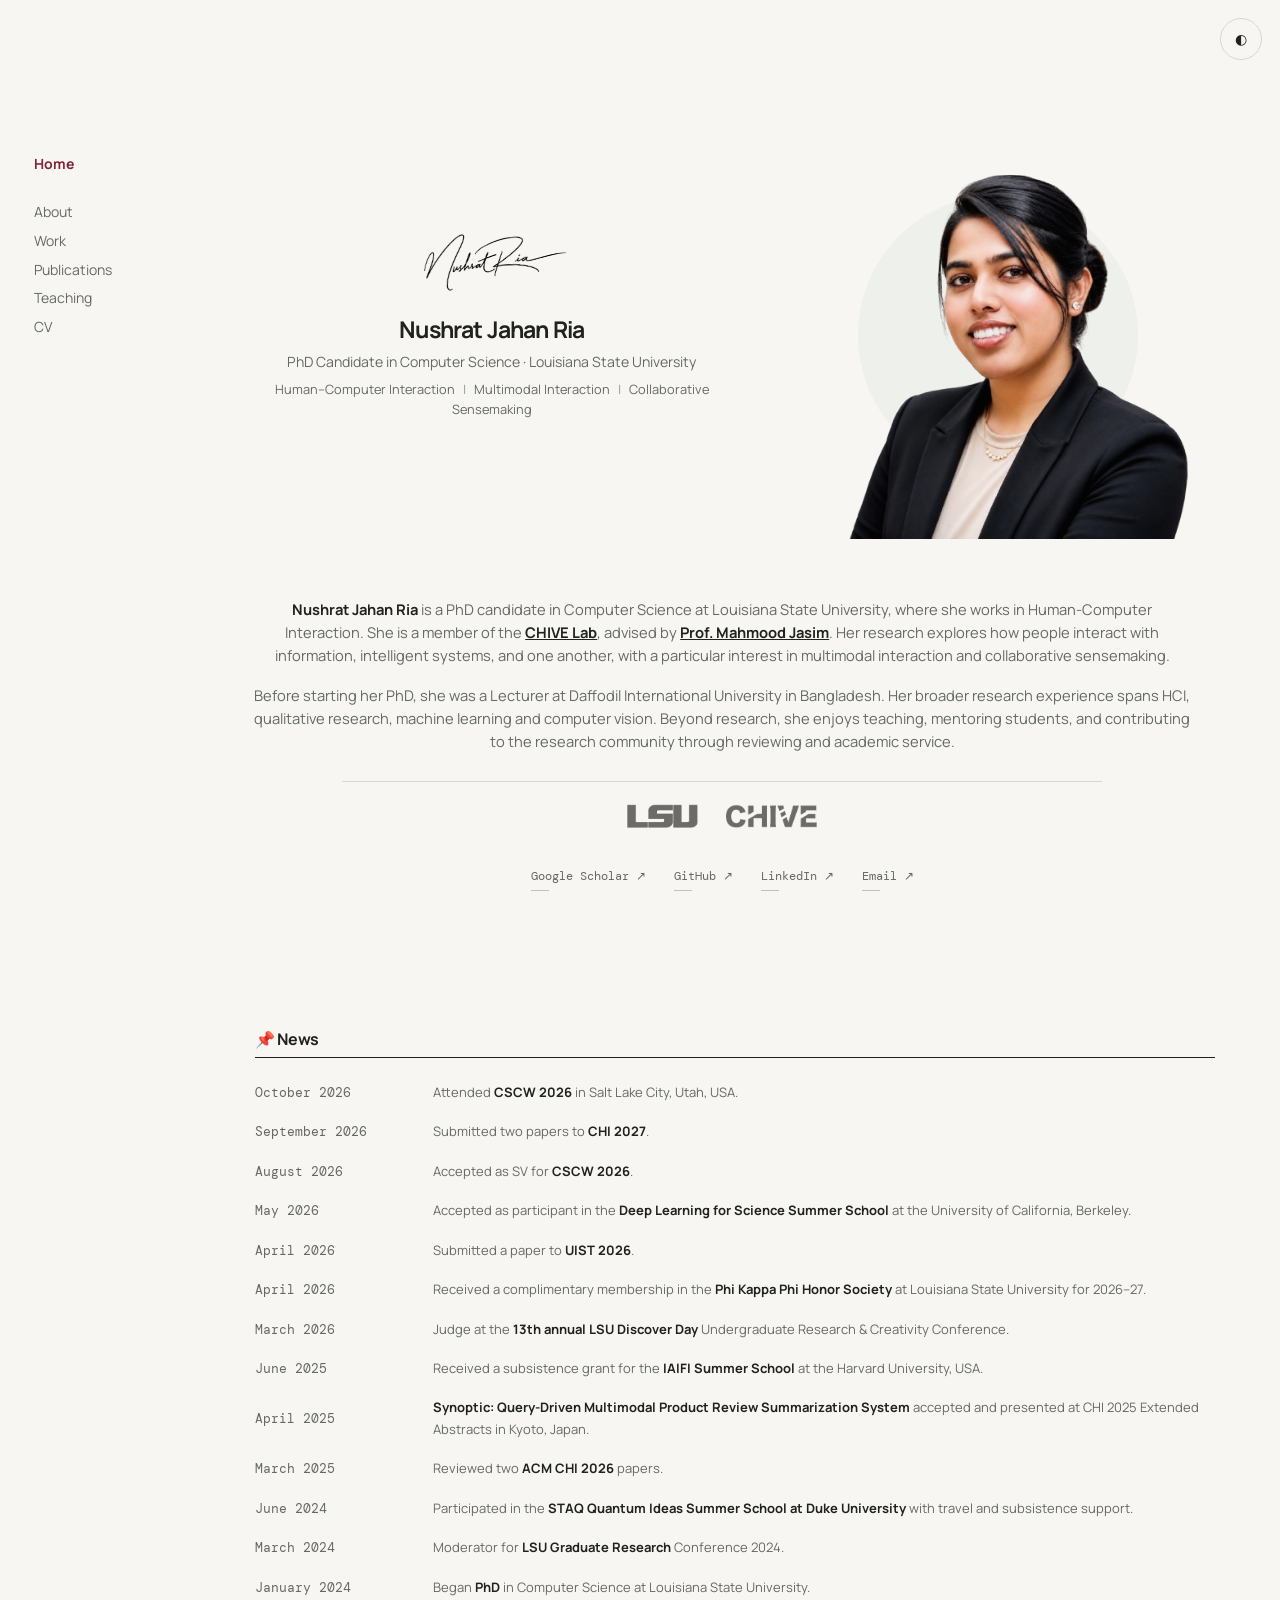
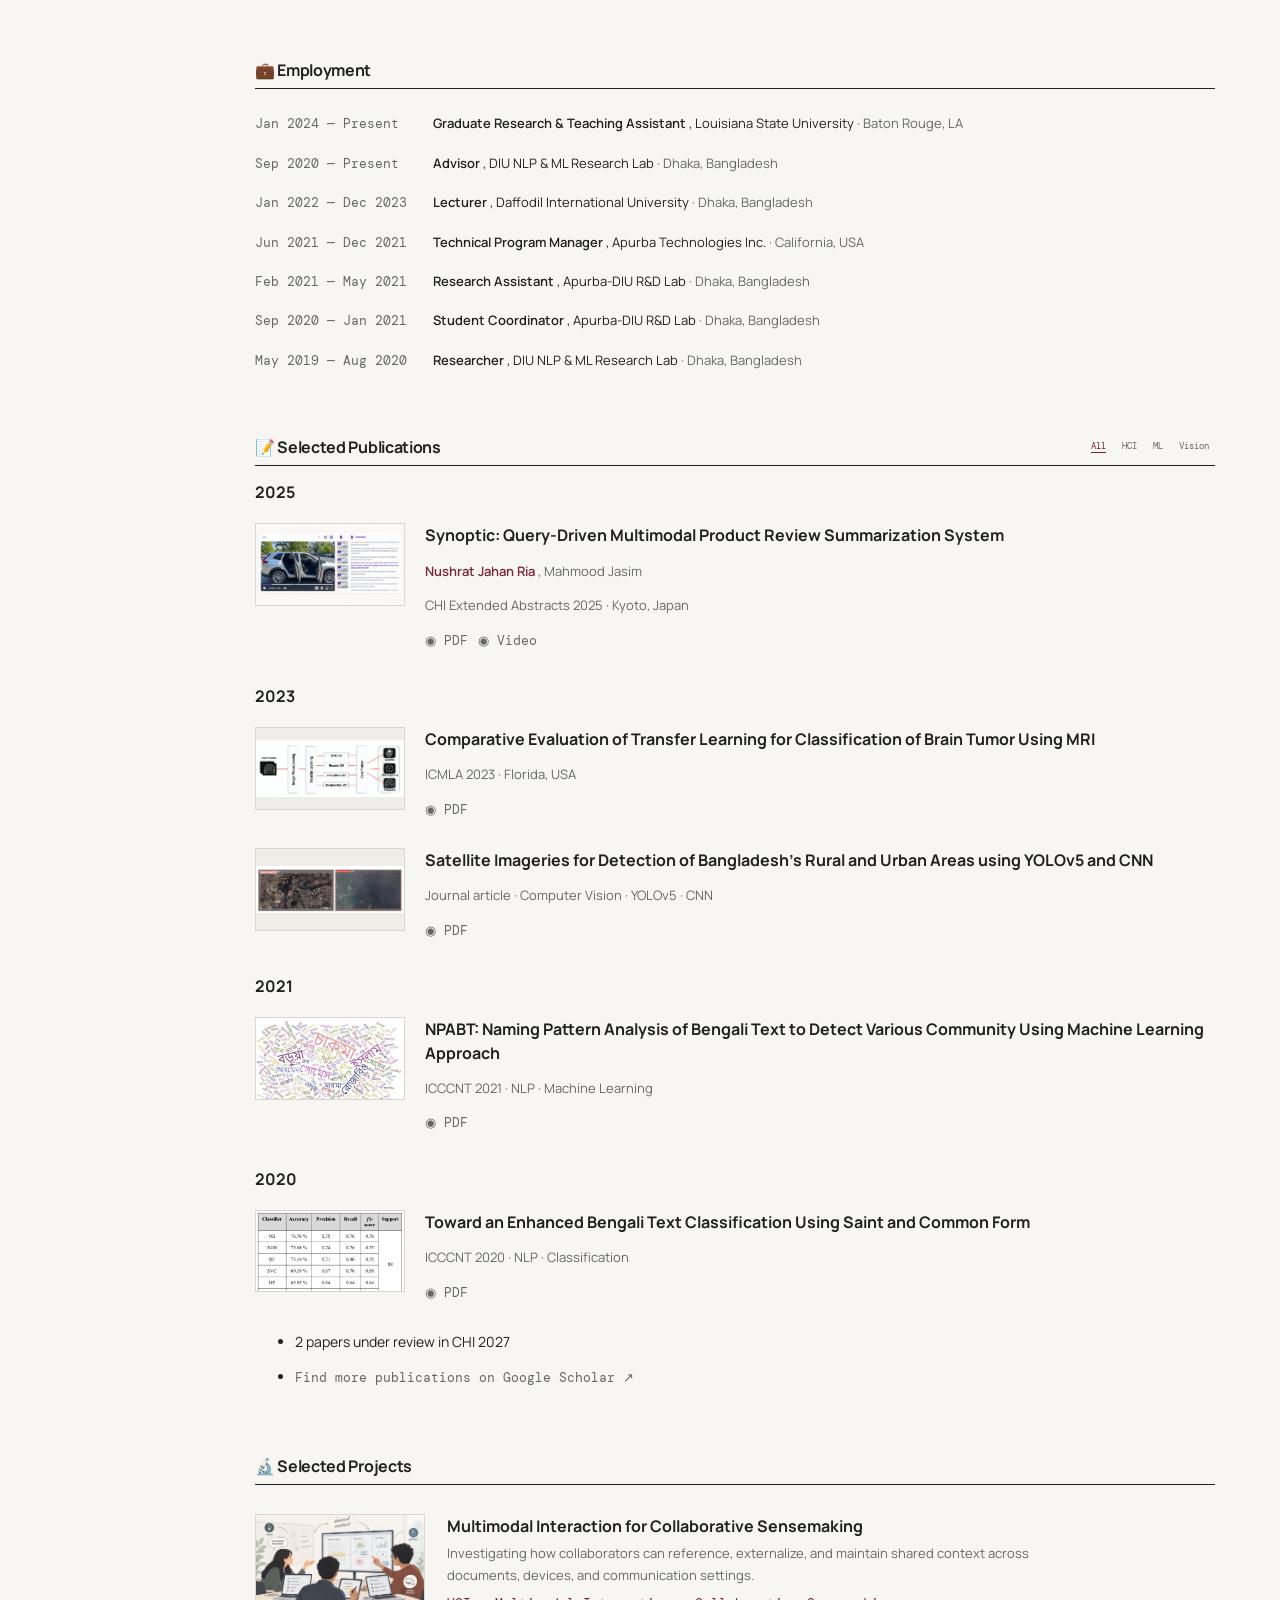
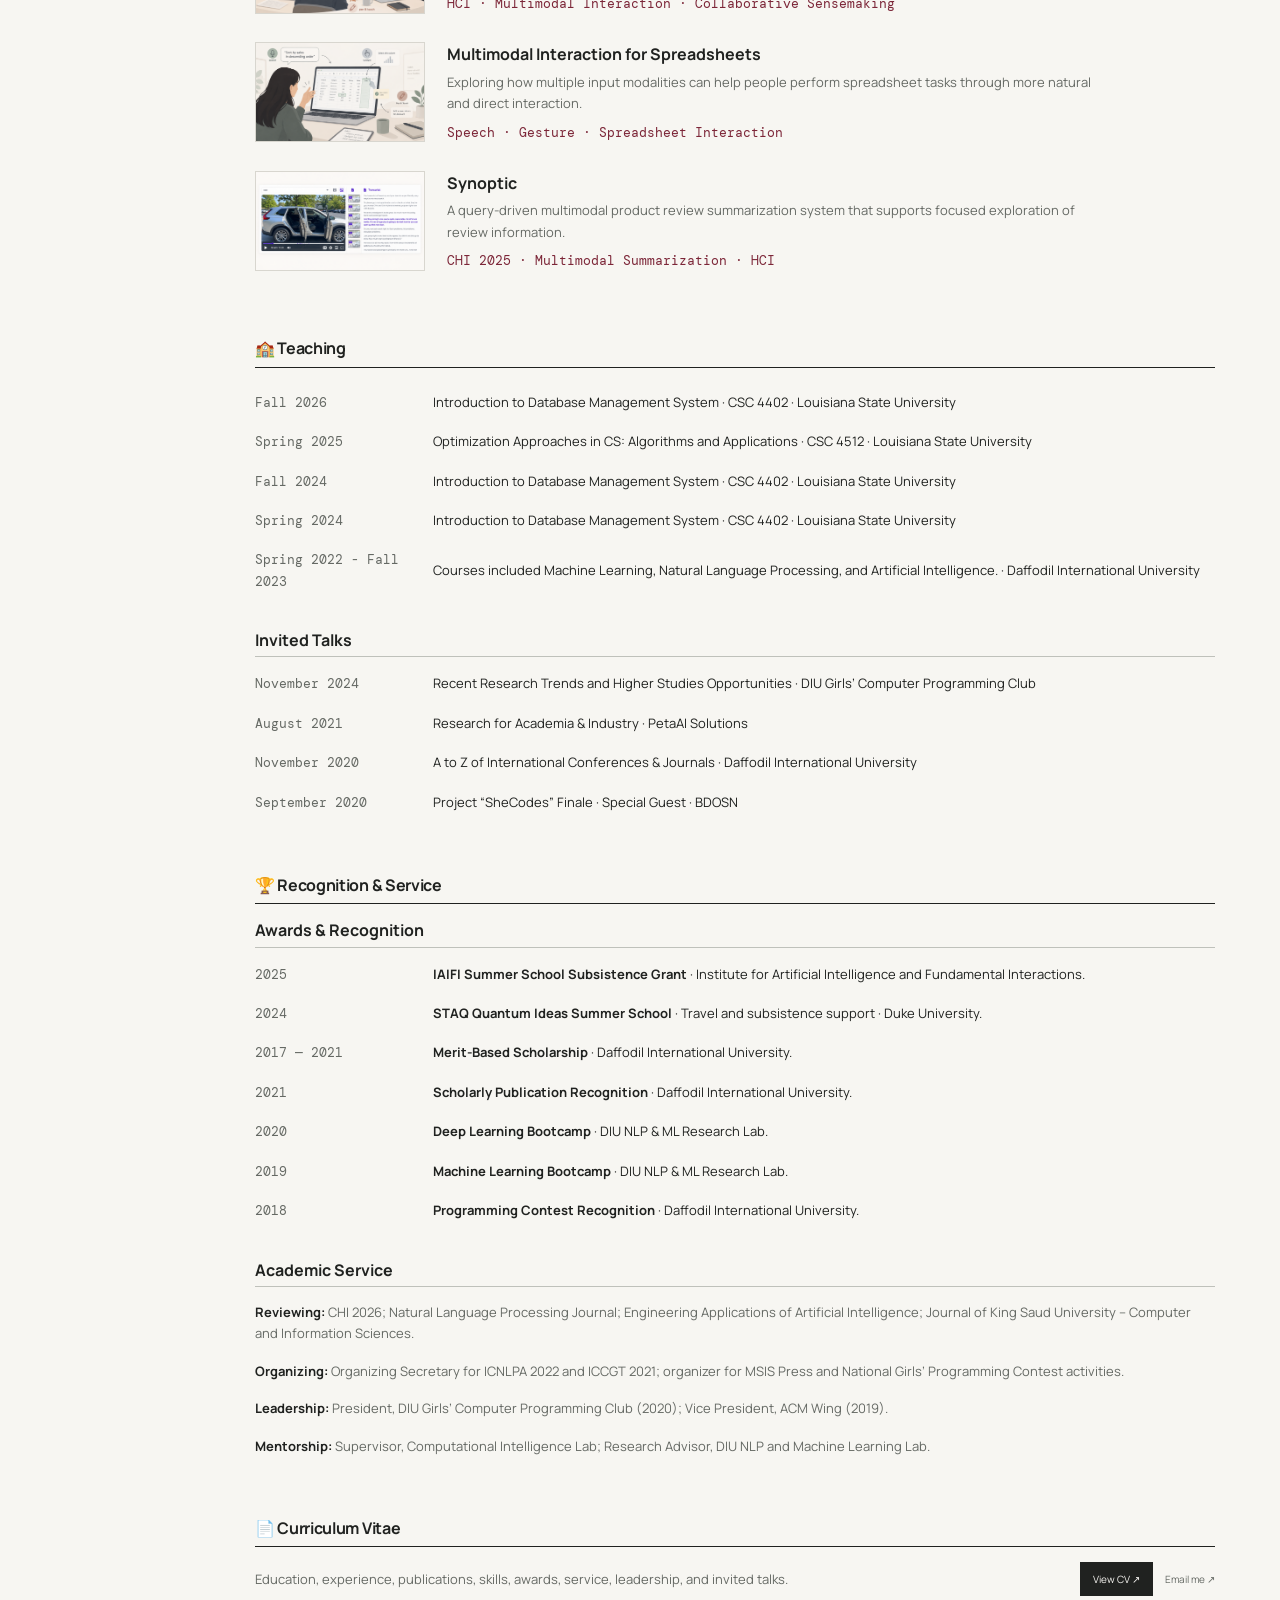
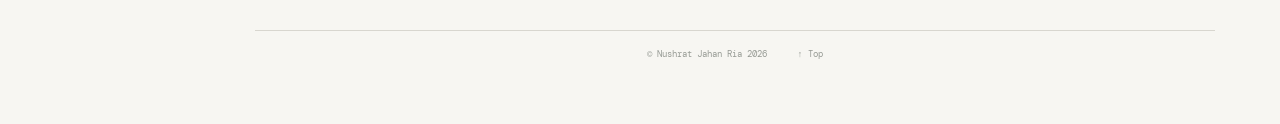
<file: index.html>
<!DOCTYPE html>
<html lang="en" data-theme="light">
<head>
    <meta charset="UTF-8">
    <meta name="viewport" content="width=device-width, initial-scale=1.0">

    <meta
        name="description"
        content="Nushrat Jahan Ria — HCI researcher studying multimodal interaction and collaborative sensemaking."
    >

    <link
        rel="icon"
        type="image/png"
        href="static/images/sign.png"
    >

    <title>Nushrat Jahan Ria — HCI Researcher</title>

    <link rel="preconnect" href="https://fonts.googleapis.com">
    <link rel="preconnect" href="https://fonts.gstatic.com" crossorigin>

    <link
        href="https://fonts.googleapis.com/css2?family=DM+Mono:wght@300;400;500&family=Manrope:wght@400;500;600;700&family=Newsreader:ital,opsz,wght@1,6..72,400&display=swap"
        rel="stylesheet"
    >

    <link rel="stylesheet" href="static/style.css?v=6">
</head>

<body>

<div class="cursor-dot" id="cursor-dot"></div>
<div class="cursor-ring" id="cursor-ring"></div>

<button
    id="theme-toggle"
    class="theme-toggle"
    type="button"
    aria-label="Switch between light and dark mode"
>
    ◐
</button>

<main>

<!-- =========================================================
     LANDING
========================================================= -->

<section id="home" class="landing">

    <!-- LEFT SIDEBAR -->
    <aside class="side-nav">

        <a href="#home" class="active">
            Home
        </a>

        <div class="side-nav-group">

            <a href="#about">
                About
            </a>

            <a href="#work">
                Work
            </a>

            <a href="#publications">
                Publications
            </a>

            <a href="#teaching">
                Teaching
            </a>

            <a href="#cv">
                CV
            </a>

        </div>

    </aside>


    <!-- LANDING CONTENT -->
    <div class="landing-main">

        <div class="identity-area">

            <div class="identity-center">

                <div class="signature">
                    <img
                        src="static/images/sig.png"
                        alt="Nushrat Jahan Ria"
                    >
                </div>

                <h1>
                    Nushrat Jahan Ria
                </h1>

                <p class="role">
                    PhD Candidate in Computer Science ·
                    Louisiana State University
                </p>

                <p class="research-line">

                    Human–Computer Interaction

                    <span>|</span>

                    Multimodal Interaction

                    <span>|</span>

                    Collaborative Sensemaking

                </p>

            </div>


            <div class="portrait-area">

                <img
                    src="static/ria_1.png"
                    alt="Nushrat Jahan Ria"
                >

            </div>

        </div>


        <!-- ABOUT -->
        <div
            class="landing-bio"
            id="about"
            data-nav-section="about"
        >

            <p>
                <strong>Nushrat Jahan Ria</strong>
                is a PhD candidate in Computer Science at
                Louisiana State University, where she works
                in Human-Computer Interaction. She is a member of the
                <a href="https://chive.cse.lsu.edu/index.html" target="_blank" rel="noopener noreferrer"><strong><u>CHIVE Lab</u></strong></a>,
                advised by
                <a href="https://csc.lsu.edu/~mjasim/" target="_blank" rel="noopener noreferrer"><strong><u>Prof. Mahmood Jasim</u></strong></a>.
                Her research explores how people interact with information,
                intelligent systems, and one another, with a particular interest
                in multimodal interaction and collaborative sensemaking.
            </p>

            <p>
                Before starting her PhD, she was a Lecturer at
                Daffodil International University in Bangladesh.
                Her broader research experience spans HCI,
                qualitative research, machine learning and
                computer vision. Beyond research, she enjoys
                teaching, mentoring students, and contributing
                to the research community through reviewing
                and academic service.
            </p>

        </div>


        <!-- AFFILIATIONS -->
        <div class="affiliation-strip">

            <a
                href="https://www.lsu.edu/"
                target="_blank"
                rel="noopener"
            >
                <img
                    src="static/logos/lsu_l.png"
                    alt="Louisiana State University"
                >
            </a>

            <a
                href="https://chive.cse.lsu.edu/index.html"
                target="_blank"
                rel="noopener"
            >
                <img
                    src="static/logos/chive_lab.png"
                    alt="CHIVE Lab"
                >
            </a>

        </div>


        <!-- SOCIAL LINKS -->
        <div class="landing-links">

            <a
                href="https://scholar.google.com/citations?user=UCzPAWAAAAAJ&hl=en&oi=ao"
                target="_blank"
                rel="noopener"
            >
                Google Scholar ↗
            </a>

            <a
                href="https://github.com/NushratRia"
                target="_blank"
                rel="noopener"
            >
                GitHub ↗
            </a>

            <a
                href="https://www.linkedin.com/in/nushrat-jahan-ria/"
                target="_blank"
                rel="noopener"
            >
                LinkedIn ↗
            </a>

            <a href="mailto:nria1@lsu.edu">
                Email ↗
            </a>

        </div>

    </div>

</section>



<!-- =========================================================
     POST LANDING
========================================================= -->

<div class="post-landing">

<div class="academic-page">


<!-- =========================================================
     NEWS
========================================================= -->

<section
    id="news"
    class="academic-section nav-section"
>

    <h2 class="academic-heading">
        📌 News
    </h2>

    <div class="compact-list news-list">

        <div class="compact-row">

            <time>
                October 2026
            </time>

            <p>
                Attended <strong>CSCW 2026</strong> in Salt Lake City, Utah, USA.
            </p>

        </div>

        <div class="compact-row">

            <time>
                September 2026
            </time>

            <p>
                Submitted two papers to <strong>CHI 2027</strong>.
            </p>

        </div>
        
        <div class="compact-row">

            <time>
                August 2026
            </time>

            <p>
                Accepted as SV for <strong>CSCW 2026</strong>.
            </p>

        </div>


        <div class="compact-row">

            <time>
                May 2026
            </time>

            <p>
                Accepted as participant in the
                <strong>Deep Learning for Science Summer School</strong>
                at the University of California, Berkeley.
            </p>

        </div>

        <div class="compact-row">

            <time>
                April 2026
            </time>

            <p>
                Submitted a paper to <strong>UIST 2026</strong>.
            </p>

        </div> 


        
        <div class="compact-row">

            <time>
                April 2026
            </time>

            <p>
                Received a complimentary membership in the <strong>Phi Kappa Phi Honor Society</strong> at Louisiana State University for 2026–27.
            </p>

        </div> 
        
        <div class="compact-row">

            <time>
                March 2026
            </time>

            <p>
                Judge at the <strong>13th annual LSU Discover Day</strong>
                Undergraduate Research &amp; Creativity Conference.
            </p>

        </div>


        <div class="compact-row">

            <time>
                June 2025
            </time>

            <p>
                Received a subsistence grant for the
                <strong>IAIFI Summer School</strong> at the Harvard University, USA.
            </p>

        </div>


        <div class="compact-row">

            <time>
                April 2025
            </time>

            <p>
                <strong>
                    Synoptic: Query-Driven Multimodal
                    Product Review Summarization System
                </strong>
                accepted and presented at CHI 2025
                Extended Abstracts in Kyoto, Japan.
            </p>

        </div>


        <div class="compact-row">

            <time>
                March 2025
            </time>

            <p>
                Reviewed two <strong>ACM CHI 2026</strong> papers.
            </p>

        </div>


        <div class="compact-row">

            <time>
                June 2024
            </time>

            <p>
                Participated in the <strong>STAQ Quantum Ideas
                Summer School at Duke University</strong> with
                travel and subsistence support.
            </p>

        </div>


        <div class="compact-row">

            <time>
                March 2024
            </time>

            <p>
                Moderator for <strong>LSU Graduate Research</strong>
                Conference 2024.
            </p>

        </div>


        <div class="compact-row">

            <time>
                January 2024
            </time>

            <p>
                Began <strong>PhD</strong> in Computer Science at
                Louisiana State University.
            </p>

        </div>

    </div>

</section>



<!-- =========================================================
     WORK
========================================================= -->

<section
    id="work"
    class="academic-section nav-section"
>

    <h2 class="academic-heading">
        💼 Employment
    </h2>


    <div class="employment-list">


        <div class="employment-row">

            <div class="employment-date">
                Jan 2024 — Present
            </div>

            <div>

                <strong>
                    Graduate Research &amp; Teaching Assistant
                </strong>,

                Louisiana State University

                <span class="muted">
                    · Baton Rouge, LA
                </span>

            </div>

        </div>


        <div class="employment-row">

            <div class="employment-date">
                Sep 2020 — Present
            </div>

            <div>

                <strong>
                    Advisor
                </strong>,

                DIU NLP &amp; ML Research Lab

                <span class="muted">
                    · Dhaka, Bangladesh
                </span>

            </div>

        </div>


        <div class="employment-row">

            <div class="employment-date">
                Jan 2022 — Dec 2023
            </div>

            <div>

                <strong>
                    Lecturer
                </strong>,

                Daffodil International University

                <span class="muted">
                    · Dhaka, Bangladesh
                </span>

            </div>

        </div>


        <div class="employment-row">

            <div class="employment-date">
                Jun 2021 — Dec 2021
            </div>

            <div>

                <strong>
                    Technical Program Manager
                </strong>,

                Apurba Technologies Inc.

                <span class="muted">
                    · California, USA
                </span>

            </div>

        </div>


        <div class="employment-row">

            <div class="employment-date">
                Feb 2021 — May 2021
            </div>

            <div>

                <strong>
                    Research Assistant
                </strong>,

                Apurba-DIU R&amp;D Lab

                <span class="muted">
                    · Dhaka, Bangladesh
                </span>

            </div>

        </div>


        <div class="employment-row">

            <div class="employment-date">
                Sep 2020 — Jan 2021
            </div>

            <div>

                <strong>
                    Student Coordinator
                </strong>,

                Apurba-DIU R&amp;D Lab

                <span class="muted">
                    · Dhaka, Bangladesh
                </span>

            </div>

        </div>


        <div class="employment-row">

            <div class="employment-date">
                May 2019 — Aug 2020
            </div>

            <div>

                <strong>
                    Researcher
                </strong>,

                DIU NLP &amp; ML Research Lab

                <span class="muted">
                    · Dhaka, Bangladesh
                </span>

            </div>

        </div>

    </div>

</section>



<!-- =========================================================
     PUBLICATIONS
========================================================= -->

<section
    id="publications"
    class="academic-section nav-section"
>

    <div class="heading-with-tools">

        <h2 class="academic-heading">
            📝 Selected Publications
        </h2>


        <div class="publication-filters">

            <button
                class="pub-filter active"
                data-filter="all"
                type="button"
            >
                All
            </button>

            <button
                class="pub-filter"
                data-filter="hci"
                type="button"
            >
                HCI
            </button>

            <button
                class="pub-filter"
                data-filter="ml"
                type="button"
            >
                ML
            </button>

            <button
                class="pub-filter"
                data-filter="cv"
                type="button"
            >
                Vision
            </button>

        </div>

    </div>



    <!-- 2025 -->
    <div class="publication-year-group">

        <h3 class="year-heading">
            2025
        </h3>


        <article
            class="publication-item"
            data-category="hci ml"
        >

            <div class="publication-thumb image-thumb">

                <img
                    src="static/images/synoptic.png"
                    alt="Synoptic interface"
                >

            </div>


            <div class="publication-copy">

                <h3>
                    Synoptic: Query-Driven Multimodal
                    Product Review Summarization System
                </h3>

                <p class="authors">
                    <strong>
                        Nushrat Jahan Ria
                    </strong>,
                    Mahmood Jasim
                </p>

                <p class="pub-meta">
                    CHI Extended Abstracts 2025
                    · Kyoto, Japan
                </p>


                <div class="pub-links">

                    <a
                        href="https://dl.acm.org/doi/pdf/10.1145/3706599.3719820"
                        target="_blank"
                        rel="noopener"
                    >
                        ◉ PDF
                    </a>
                    <a
                        href="https://www.youtube.com/watch?v=C5uQsA3aS1I"
                        target="_blank"
                        rel="noopener"
                    >
                        ◉ Video
                    </a>
                    

                </div>

            </div>

        </article>

    </div>



    <!-- 2023 -->
    <div class="publication-year-group">

        <h3 class="year-heading">
            2023
        </h3>


        <article
            class="publication-item"
            data-category="ml cv"
        >

            <div class="publication-thumb text-thumb">
                <img
                    src="static/images/icmla.png"
                    alt="icmla interface"
                >
                <!--span>MRI</span-->
            </div>


            <div class="publication-copy">

                <h3>
                    Comparative Evaluation of Transfer
                    Learning for Classification of Brain
                    Tumor Using MRI
                </h3>

                <p class="pub-meta">
                    ICMLA 2023
                    · Florida, USA
                </p>

                <div class="pub-links">

                    <a
                        href="https://arxiv.org/pdf/2310.02270"
                        target="_blank"
                        rel="noopener"
                    >
                        ◉ PDF
                    </a>
                </div>

            </div>

        </article>



        <article
            class="publication-item"
            data-category="cv ml"
        >

            <div class="publication-thumb text-thumb">
                <img
                    src="static/images/satellite.png"
                    alt="Satellite interface"
                >
                <!--span>CV</span-->
            </div>


            <div class="publication-copy">

                <h3>
                    Satellite Imageries for Detection of
                    Bangladesh’s Rural and Urban Areas
                    using YOLOv5 and CNN
                </h3>

                <p class="pub-meta">
                    Journal article
                    · Computer Vision
                    · YOLOv5
                    · CNN
                </p>

                <div class="pub-links">

                    <a
                        href="https://onlinelibrary.wiley.com/doi/pdf/10.1155/2023/1814906"
                        target="_blank"
                        rel="noopener"
                    >
                        ◉ PDF
                    </a>
                </div>

            </div>

        </article>

    </div>



    <!-- 2021 -->
    <div class="publication-year-group">

        <h3 class="year-heading">
            2021
        </h3>


        <article
            class="publication-item"
            data-category="ml"
        >

            <div class="publication-thumb text-thumb">
                <img
                    src="static/images/npabt.png"
                    alt="NPABT interface"
                >
                <!--span>NLP</span-->
            </div>


            <div class="publication-copy">

                <h3>
                    NPABT: Naming Pattern Analysis of
                    Bengali Text to Detect Various Community
                    Using Machine Learning Approach
                </h3>

                <p class="pub-meta">
                    ICCCNT 2021
                    · NLP
                    · Machine Learning
                </p>

                <div class="pub-links">

                    <a
                        href="https://www.researchgate.net/profile/Nushrat-Ria/publication/355891683_NPABT_Naming_Pattern_Analysis_Of_Bengali_Text_To_Detect_Various_Community_Using_Machine_Learning_Approach/links/61b6da98a6251b553ab47c33/NPABT-Naming-Pattern-Analysis-Of-Bengali-Text-To-Detect-Various-Community-Using-Machine-Learning-Approach.pdf?__cf_chl_tk=MVHiWwS2oYO1op_r19n9BpGvo2o0UovuLn6MiU1kET8-1791420164-1.0.1.1-5TYT30FTfzQlIwlp_jtvJQmNypLx12Tir2q0pUmeFK8"
                        target="_blank"
                        rel="noopener"
                    >
                        ◉ PDF
                    </a>
                </div>

            </div>

        </article>

    </div>



    <!-- 2020 -->
    <div class="publication-year-group">

        <h3 class="year-heading">
            2020
        </h3>


        <article
            class="publication-item"
            data-category="ml"
        >

            <div class="publication-thumb text-thumb">
                <img
                    src="static/images/text.png"
                    alt="Text interface"
                >
                <!--span>NLP</span-->
            </div>


            <div class="publication-copy">

                <h3>
                    Toward an Enhanced Bengali Text
                    Classification Using Saint and Common Form
                </h3>

                <p class="pub-meta">
                    ICCCNT 2020
                    · NLP
                    · Classification
                </p>

                <div class="pub-links">

                    <a
                        href="https://www.researchgate.net/profile/Abu-Kaisar-Mohammad-Masum/publication/344775093_Toward_an_Enhanced_Bengali_Text_Classification_Using_Saint_and_Common_Form/links/5f992bcd92851c14bced4e21/Toward-an-Enhanced-Bengali-Text-Classification-Using-Saint-and-Common-Form.pdf"
                        target="_blank"
                        rel="noopener"
                    >
                        ◉ PDF
                    </a>
                </div>

            </div>

        </article>

    </div>

   <ul>
        <li>2 papers under review in CHI 2027</li>

        <li>
            <a
                class="more-link"
                href="https://scholar.google.com/citations?user=UCzPAWAAAAAJ&hl=en&oi=ao"
                target="_blank"
                rel="noopener"
            >
                Find more publications on Google Scholar ↗
            </a>
        </li>
    </ul>
</section>



<!-- =========================================================
     PROJECTS
========================================================= -->

<section
    id="projects"
    class="academic-section nav-section"
>

    <h2 class="academic-heading">
        🔬 Selected Projects
    </h2>


    <div class="research-projects">


        <!-- PROJECT 1 -->
        <article class="research-project">

            <div class="project-thumb">

                <img
                    src="static/images/collaborative.png"
                    alt="Multimodal interaction for collaborative sensemaking"
                >

            </div>


            <div class="project-copy">

                <h3>
                    Multimodal Interaction for
                    Collaborative Sensemaking
                </h3>

                <p>
                    Investigating how collaborators can
                    reference, externalize, and maintain
                    shared context across documents,
                    devices, and communication settings.
                </p>

                <div class="project-tags">
                    HCI · Multimodal Interaction
                    · Collaborative Sensemaking
                </div>

            </div>

        </article>



        <!-- PROJECT 2 -->
        <article class="research-project">

            <div class="project-thumb">

                <img
                    src="static/images/spreadsheet.png"
                    alt="Multimodal interaction for spreadsheet data"
                >

            </div>


            <div class="project-copy">

                <h3>
                    Multimodal Interaction for Spreadsheets
                </h3>

                <p>
                    Exploring how multiple input modalities
                    can help people perform spreadsheet
                    tasks through more natural and direct
                    interaction.
                </p>

                <div class="project-tags">
                    Speech · Gesture
                    · Spreadsheet Interaction
                </div>

            </div>

        </article>



        <!-- PROJECT 3 -->
        <article class="research-project">

            <div class="project-thumb">

                <img
                    src="static/images/synoptic.png"
                    alt="Synoptic multimodal product review summarization project"
                >

            </div>


            <div class="project-copy">

                <h3>
                    Synoptic
                </h3>

                <p>
                    A query-driven multimodal product
                    review summarization system that
                    supports focused exploration of
                    review information.
                </p>

                <div class="project-tags">
                    CHI 2025
                    · Multimodal Summarization
                    · HCI
                </div>

            </div>

        </article>

    </div>

</section>



<!-- =========================================================
     TEACHING
========================================================= -->

<section
    id="teaching"
    class="academic-section nav-section"
>

    <h2 class="academic-heading">
        🏫 Teaching
    </h2>


    <div class="compact-list">

        <div class="compact-row">

            <time>
                Fall 2026
            </time>

            <p>
                Introduction to Database Management System
                · CSC 4402
                · Louisiana State University
            </p>

        </div>


        <div class="compact-row">

            <time>
                Spring 2025
            </time>

            <p>
                Optimization Approaches in CS:
                Algorithms and Applications
                · CSC 4512
                · Louisiana State University
            </p>

        </div>


        <div class="compact-row">

            <time>
                Fall 2024
            </time>

            <p>
                Introduction to Database Management System
                · CSC 4402
                · Louisiana State University
            </p>

        </div>


        <div class="compact-row">

            <time>
                Spring 2024
            </time>

            <p>
                Introduction to Database Management System
                · CSC 4402
                · Louisiana State University
            </p>

        </div>

        <div class="compact-row">

            <time>
                Spring 2022 - Fall 2023
            </time>

            <p>
                Courses included Machine Learning, Natural Language Processing, and Artificial Intelligence.
                · Daffodil International University
            </p>

        </div>

    </div>



    <!-- INVITED TALKS -->

    <h3 class="subsection-heading">
        Invited Talks
    </h3>


    <div class="compact-list">

        <div class="compact-row">

            <time>
                November 2024
            </time>

            <p>
                Recent Research Trends and Higher Studies
                Opportunities
                · DIU Girls’ Computer Programming Club
            </p>

        </div>


        <div class="compact-row">

            <time>
                August 2021
            </time>

            <p>
                Research for Academia &amp; Industry
                · PetaAI Solutions
            </p>

        </div>


        <div class="compact-row">

            <time>
                November 2020
            </time>

            <p>
                A to Z of International Conferences
                &amp; Journals
                · Daffodil International University
            </p>

        </div>


        <div class="compact-row">

            <time>
                September 2020
            </time>

            <p>
                Project “SheCodes” Finale
                · Special Guest
                · BDOSN
            </p>

        </div>

    </div>

</section>



<!-- =========================================================
     ACHIEVEMENTS
========================================================= -->

<section
    id="achievements"
    class="academic-section nav-section"
>

    <h2 class="academic-heading">
        🏆 Recognition &amp; Service
    </h2>


    <h3 class="subsection-heading first-subsection">
        Awards &amp; Recognition
    </h3>


    <div class="compact-list">


        <div class="compact-row">

            <time>
                2025
            </time>

            <p>
                <strong>
                    IAIFI Summer School Subsistence Grant
                </strong>
                · Institute for Artificial Intelligence
                and Fundamental Interactions.
            </p>

        </div>


        <div class="compact-row">

            <time>
                2024
            </time>

            <p>
                <strong>
                    STAQ Quantum Ideas Summer School
                </strong>
                · Travel and subsistence support
                · Duke University.
            </p>

        </div>


        <div class="compact-row">

            <time>
                2017 — 2021
            </time>

            <p>
                <strong>
                    Merit-Based Scholarship
                </strong>
                · Daffodil International University.
            </p>

        </div>


        <div class="compact-row">

            <time>
                2021
            </time>

            <p>
                <strong>
                    Scholarly Publication Recognition
                </strong>
                · Daffodil International University.
            </p>

        </div>


        <div class="compact-row">

            <time>
                2020
            </time>

            <p>
                <strong>
                    Deep Learning Bootcamp
                </strong>
                · DIU NLP &amp; ML Research Lab.
            </p>

        </div>


        <div class="compact-row">

            <time>
                2019
            </time>

            <p>
                <strong>
                    Machine Learning Bootcamp
                </strong>
                · DIU NLP &amp; ML Research Lab.
            </p>

        </div>


        <div class="compact-row">

            <time>
                2018
            </time>

            <p>
                <strong>
                    Programming Contest Recognition
                </strong>
                · Daffodil International University.
            </p>

        </div>

    </div>



    <h3 class="subsection-heading">
        Academic Service
    </h3>


    <div class="service-lines">

        <p>
            <strong>Reviewing:</strong>
            CHI 2026; Natural Language Processing Journal;
            Engineering Applications of Artificial Intelligence;
            Journal of King Saud University – Computer and
            Information Sciences.
        </p>


        <p>
            <strong>Organizing:</strong>
            Organizing Secretary for ICNLPA 2022 and ICCGT 2021;
            organizer for MSIS Press and National Girls’
            Programming Contest activities.
        </p>


        <p>
            <strong>Leadership:</strong>
            President, DIU Girls’ Computer Programming Club
            (2020); Vice President, ACM Wing (2019).
        </p>


        <p>
            <strong>Mentorship:</strong>
            Supervisor, Computational Intelligence Lab;
            Research Advisor, DIU NLP and Machine Learning Lab.
        </p>

    </div>

</section>



<!-- =========================================================
     CV
========================================================= -->

<section
    id="cv"
    class="academic-section cv-section nav-section"
>

    <h2 class="academic-heading">
        📄 Curriculum Vitae
    </h2>


    <div class="cv-inline">

        <p>
            Education, experience, publications, skills,
            awards, service, leadership, and invited talks.
        </p>


        <div>

            <a
                class="academic-button"
                href="static/CV_NJR_SEP_26.pdf"
                target="_blank"
                rel="noopener noreferrer"
            >
                View CV ↗
            </a>


            <a
                class="text-action"
                href="mailto:nria1@lsu.edu"
            >
                Email me ↗
            </a>

        </div>

    </div>

</section>



<!-- =========================================================
     FOOTER
========================================================= -->

<footer class="academic-footer">

    <span>
        © Nushrat Jahan Ria 2026
    </span>

    <a href="#home">
        ↑ Top
    </a>

</footer>


</div>
</div>

</main>


<script src="static/script.js?v=4"></script>

</body>
</html>
</file>
<file: static/style.css>
/* ==========================================================

   NUSHRAT JAHAN RIA — RESPONSIVE ACADEMIC PORTFOLIO

   Desktop / Laptop / Tablet / Mobile / Touch

========================================================== */





/* ==========================================================

   01. TOKENS

========================================================== */



:root {

    --bg: #f7f6f2;

    --paper: #ffffff;

    --surface: #efede7;

    --surface-2: #e8e6df;



    --ink: #202220;

    --muted: #656964;

    --faint: #969a94;



    --line: #d8d6cf;

    --line-dark: #bfc1bb;



    --sage-soft: #dfe6e1;

    --burgundy: #7c2638;



    --sidebar-width: 190px;



    --transition:

        220ms cubic-bezier(.2, .75, .2, 1);

}





[data-theme="dark"] {

    --bg: #000000;

    --paper: #1e201e;

    --surface: #252825;

    --surface-2: #2b2e2b;



    --ink: #f2f1ec;

    --muted: #b3b6b0;

    --faint: #7e847e;



    --line: #363a36;

    --line-dark: #4b504b;



    --sage-soft: #29332c;

    --burgundy: #d0919e;

}





/* ==========================================================

   02. RESET

========================================================== */



*,

*::before,

*::after {

    box-sizing: border-box;

}





html {

    width: 100%;

    min-width: 0;

    scroll-behavior: smooth;

    -webkit-text-size-adjust: 100%;

    text-size-adjust: 100%;

}





body {

    width: 100%;

    min-width: 0;

    min-height: 100vh;



    margin: 0;

    padding: 0;



    overflow-x: hidden;



    background: var(--bg);

    color: var(--ink);



    font-family:

        "Manrope",

        -apple-system,

        BlinkMacSystemFont,

        "Segoe UI",

        sans-serif;



    font-size: 14px;

    line-height: 1.6;



    transition:

        background-color .3s ease,

        color .3s ease;

}





main,

section,

article,

div,

aside,

footer {

    min-width: 0;

}





img,

svg,

video,

canvas,

iframe {

    display: block;

    max-width: 100%;

}





img {

    height: auto;

}





a {

    color: inherit;

    text-decoration: none;

    overflow-wrap: anywhere;

}





button,

input,

textarea,

select {

    font: inherit;

}





button {

    color: inherit;

}





p,

h1,

h2,

h3,

h4,

h5,

h6 {

    overflow-wrap: break-word;

}





::selection {

    background: var(--sage-soft);

    color: var(--ink);

}





a:focus-visible,

button:focus-visible {

    outline: 2px solid var(--burgundy);

    outline-offset: 4px;

}





/* ==========================================================

   03. CUSTOM CURSOR

========================================================== */



.cursor-dot,

.cursor-ring {

    position: fixed;

    left: 0;

    top: 0;



    z-index: 9999;



    border-radius: 50%;

    pointer-events: none;



    opacity: 0;

}





.cursor-dot {

    width: 6px;

    height: 6px;

    background: var(--ink);

}





.cursor-ring {

    width: 34px;

    height: 34px;



    border: 1px solid var(--ink);

}





/* Disable custom cursor on touch devices */

@media (hover: none), (pointer: coarse) {

    .cursor-dot,

    .cursor-ring {

        display: none !important;

    }

}





/* ==========================================================

   04. THEME TOGGLE

========================================================== */



.theme-toggle {

    position: fixed;



    top:

        max(

            18px,

            env(safe-area-inset-top)

        );



    right:

        max(

            18px,

            env(safe-area-inset-right)

        );



    z-index: 500;



    width: 42px;

    height: 42px;



    display: grid;

    place-items: center;



    padding: 0;



    border: 1px solid var(--line);

    border-radius: 50%;



    background: var(--bg);

    color: var(--ink);



    cursor: pointer;

}





/* ==========================================================

   05. LANDING

========================================================== */



.landing {

    width: 100%;

    min-height: 100vh;

    min-height: 100svh;



    display: grid;



    grid-template-columns:

        var(--sidebar-width)

        minmax(0, 1fr);



    background: var(--bg);

}





/* ==========================================================

   06. SIDEBAR

========================================================== */



.side-nav {

    position: fixed;



    top: 0;

    left: 0;



    z-index: 200;



    width: var(--sidebar-width);

    height: 100vh;

    height: 100svh;



    padding:

        clamp(110px, 17vh, 180px)

        15px

        40px

        34px;



    display: flex;

    flex-direction: column;



    background: var(--bg);

}





.side-nav > a {

    width: fit-content;



    margin-bottom: 24px;



    color: var(--ink);



    font-size: clamp(14px, 1vw, 16px);

    font-weight: 700;

}





.side-nav-group {

    display: flex;

    flex-direction: column;



    align-items: flex-start;



    gap: 3px;

}





.side-nav-group a {

    padding: 2px 0;



    color: var(--muted);



    font-size: clamp(14px, 1vw, 16px);

    line-height: 1.55;



    transition: color var(--transition);

}





.side-nav > a.active,

.side-nav-group a.active,

.side-nav-group a:hover {

    color: var(--burgundy);

}





.side-nav-group a.active {

    font-weight: 600;

}





/* ==========================================================

   07. LANDING MAIN

========================================================== */



.landing-main {

    grid-column: 2;



    width: 100%;

    min-width: 0;



    padding:

        clamp(60px, 7vh, 90px)

        clamp(30px, 6vw, 110px)

        clamp(60px, 8vh, 90px)

        clamp(30px, 4vw, 60px);

}





/* ==========================================================

   08. HERO / IDENTITY

========================================================== */



.identity-area {

    width: 100%;



    min-height:

        clamp(

            410px,

            58vh,

            530px

        );



    display: grid;



    grid-template-columns:

        minmax(0, 1fr)

        minmax(

            250px,

            min(32vw, 410px)

        );



    align-items: center;



    gap:

        clamp(

            20px,

            4vw,

            70px

        );

}





.identity-center {

    width: 100%;

    min-width: 0;



    text-align: center;

}





.signature {

    width:

        clamp(

            115px,

            12vw,

            155px

        );



    margin:

        0 auto

        clamp(18px, 2vw, 26px);



    transform: rotate(-4deg);

}





.signature img {

    width: 100%;



    filter:

        grayscale(1)

        brightness(0);

}





[data-theme="dark"] .signature img {

    filter:

        grayscale(1)

        brightness(0)

        invert(1);

}





.identity-center h1 {

    margin: 0;



    font-size:

        clamp(

            20px,

            1.8vw,

            25px

        );



    font-weight: 700;



    line-height: 1.25;



    letter-spacing: -.035em;

}





.role {

    margin: 7px auto 0;



    color: var(--muted);



    font-size:

        clamp(

            12px,

            1.1vw,

            15px

        );

}





.research-line {

    max-width: 760px;



    margin: 5px auto 0;



    color: var(--muted);



    font-size:

        clamp(

            11px,

            1vw,

            14px

        );

}





.research-line span {

    margin: 0 5px;

    color: var(--faint);

}





/* ==========================================================

   09. PORTRAIT

========================================================== */



.portrait-area {

    position: relative;



    width: 100%;



    min-height:

        clamp(

            330px,

            42vw,

            430px

        );



    display: flex;



    align-items: flex-end;

    justify-content: center;

}





.portrait-area::before {

    content: "";



    position: absolute;



    left: 50%;

    top: 50%;



    width:

        clamp(

            190px,

            22vw,

            280px

        );



    aspect-ratio: 1 / 1;



    border-radius: 50%;



    background: var(--sage-soft);



    opacity: .4;



    transform:

        translate(-50%, -46%);

}





.portrait-area img {

    position: relative;

    z-index: 2;



    width: auto;



    max-width: 100%;



    max-height:

        clamp(

            320px,

            40vw,

            425px

        );



    object-fit: contain;

    object-position: bottom center;



    filter:

        saturate(.88)

        contrast(.98);



    transition:

        transform .45s ease;

}





@media (hover: hover) {

    .portrait-area:hover img {

        transform: translateY(-4px);

    }

}





/* ==========================================================

   10. ABOUT

========================================================== */



.landing-bio {

    width:

        min(

            100%,

            1050px

        );



    margin:

        clamp(8px, 1vw, 15px)

        auto

        0;



    padding-inline:

        clamp(

            0px,

            1vw,

            12px

        );



    color: var(--muted);



    font-size:

        clamp(

            13px,

            1.15vw,

            16px

        );



    line-height: 1.58;



    text-align: center;

}





.landing-bio p {

    margin: 0;

}





.landing-bio p + p {

    margin-top: 16px;

}





.landing-bio strong {

    color: var(--ink);

    font-weight: 700;

}





/* ==========================================================

   11. AFFILIATIONS

========================================================== */



.affiliation-strip {

    width:

        min(

            calc(100% - 40px),

            760px

        );



    margin:

        28px auto 0;



    padding:

        22px 0 18px;



    display: flex;



    align-items: center;

    justify-content: center;



    flex-wrap: wrap;



    gap:

        clamp(

            18px,

            3vw,

            28px

        );



    border-top: 1px solid var(--line);

}





.affiliation-strip a {

    opacity: .56;



    transition:

        opacity var(--transition),

        transform var(--transition);

}





@media (hover: hover) {

    .affiliation-strip a:hover {

        opacity: .9;

        transform: translateY(-2px);

    }

}





.affiliation-strip img {

    width: auto;

    height: auto;



    max-height:

        clamp(

            18px,

            2vw,

            24px

        );



    max-width:

        clamp(

            80px,

            9vw,

            105px

        );



    object-fit: contain;



    filter:

        grayscale(1)

        brightness(0);

}





[data-theme="dark"] .affiliation-strip img {

    filter:

        grayscale(1)

        brightness(0)

        invert(1);

}





/* ==========================================================

   12. SOCIAL LINKS

========================================================== */



.landing-links {

    margin-top: 18px;



    display: flex;



    justify-content: center;

    align-items: center;



    flex-wrap: wrap;



    gap:

        12px

        clamp(

            16px,

            2.5vw,

            28px

        );

}





.landing-links a {

    position: relative;



    padding: 4px 0;



    color: var(--muted);



    font-family:

        "DM Mono",

        monospace;



    font-size:

        clamp(

            10px,

            .9vw,

            12px

        );



    white-space: nowrap;

}





.landing-links a::after {

    content: "";



    position: absolute;



    left: 0;

    bottom: 0;



    width: 18px;

    height: 1px;



    background: var(--line-dark);



    transition:

        width var(--transition),

        background var(--transition);

}





@media (hover: hover) {



    .landing-links a:hover {

        color: var(--burgundy);

    }



    .landing-links a:hover::after {

        width: 100%;

        background: var(--burgundy);

    }

}





/* ==========================================================

   13. POST-LANDING

========================================================== */



.post-landing {

    width:

        calc(

            100% - var(--sidebar-width)

        );



    margin-left:

        var(--sidebar-width);



    min-width: 0;



    background: var(--bg);

}





.academic-page {

    width:

        min(

            calc(100% - 64px),

            960px

        );



    margin: 0 auto;



    padding:

        clamp(

            45px,

            6vw,

            65px

        )

        0

        34px;

}





/* ==========================================================

   14. SECTIONS

========================================================== */



.academic-section {

    width: 100%;



    padding:

        0 0

        clamp(

            35px,

            5vw,

            48px

        );



    scroll-margin-top: 30px;

}





.academic-section + .academic-section {

    padding-top: 4px;

}





.academic-heading {

    width: 100%;



    margin:

        0 0 15px;



    padding-bottom: 6px;



    border-bottom:

        1px solid

        var(--ink);



    font-size:

        clamp(

            16px,

            1.5vw,

            18px

        );



    font-weight: 600;



    line-height: 1.3;



    letter-spacing: -.02em;

}





.subsection-heading {

    margin:

        28px 0 7px;



    padding-bottom: 4px;



    border-bottom:

        1px solid

        var(--line-dark);



    font-size:

        clamp(

            13px,

            1.2vw,

            14px

        );



    font-weight: 600;

}





.first-subsection {

    margin-top: 0;

}





.muted {

    color: var(--muted);

}





/* ==========================================================

   15. COMPACT LISTS

========================================================== */



.compact-list {

    width: 100%;

    align-items: center;

}





.compact-row {

    width: 100%;



    display: grid;



    grid-template-columns:

        clamp(

            115px,

            15vw,

            160px

        )

        minmax(0, 1fr);



    gap:

        clamp(

            12px,

            2vw,

            18px

        );



    padding: 6px 0;



    border-bottom:

        1px solid

        color-mix(

            in srgb,

            var(--line) 72%,

            transparent

        );

}





.compact-row:last-child {

    border-bottom: 0;

}





.compact-row time {

    color: var(--muted);



    font-family:

        "DM Mono",

        monospace;



    font-size:

        clamp(

            9px,

            .85vw,

            10px

        );



    line-height: 1.65;

}





.compact-row p {

    color: var(--ink);



    font-size:

        clamp(

            11px,

            1vw,

            12px

        );



    line-height: 1.55;

}





.news-list .compact-row p {

    color: var(--muted);

}





.news-list .compact-row p strong {

    color: var(--ink);

}





/* ==========================================================

   16. EMPLOYMENT

========================================================== */



.employment-list {

    width: 100%;



    display: flex;

    flex-direction: column;

}





.employment-row {

    width: 100%;



    display: grid;



    grid-template-columns:

        clamp(

            115px,

            15vw,

            160px

        )

        minmax(0, 1fr);



    gap:

        clamp(

            12px,

            2vw,

            18px

        );



    padding: 6px 0;



    border-bottom:

        1px solid

        color-mix(

            in srgb,

            var(--line) 72%,

            transparent

        );



    font-size:

        clamp(

            11px,

            1vw,

            12px

        );



    line-height: 1.5;

}





.employment-date {

    color: var(--muted);



    font-family:

        "DM Mono",

        monospace;



    font-size:

        clamp(

            9px,

            .85vw,

            10px

        );

}





.employment-row strong {

    font-weight: 600;

}





/* ==========================================================

   17. PUBLICATION FILTER HEADER

========================================================== */



.heading-with-tools {

    width: 100%;



    display: flex;



    align-items: flex-end;

    justify-content: space-between;



    gap: 15px;



    margin-bottom: 15px;



    border-bottom:

        1px solid

        var(--ink);

}





.heading-with-tools .academic-heading {

    flex: 1;



    margin: 0;



    border: 0;

}





.publication-filters {

    display: flex;



    align-items: center;



    flex-wrap: wrap;



    gap: 4px;



    padding-bottom: 5px;

}





.pub-filter {

    min-height: 28px;



    padding: 3px 6px;



    border: 0;



    background: transparent;



    color: var(--muted);



    font-family:

        "DM Mono",

        monospace;



    font-size: 9px;



    cursor: pointer;

}





.pub-filter:hover,

.pub-filter.active {

    color: var(--burgundy);



    text-decoration: underline;

    text-underline-offset: 3px;

}





/* ==========================================================

   18. PUBLICATIONS

========================================================== */



.publication-year-group +

.publication-year-group {

    margin-top: 20px;

}





.year-heading {

    margin:

        0 0 5px;



    font-size:

        clamp(

            13px,

            1.2vw,

            14px

        );



    font-weight: 700;

}





.publication-item {

    width: 100%;



    display: grid;



    grid-template-columns:

        clamp(

            120px,

            17vw,

            150px

        )

        minmax(0, 1fr);



    gap:

        clamp(

            14px,

            2vw,

            20px

        );



    padding:

        clamp(

            10px,

            1.4vw,

            14px

        )

        0;



    border-bottom:

        1px solid

        var(--line);

}





.publication-item.hidden {

    display: none;

}





.publication-thumb {

    width: 100%;



    aspect-ratio: 1.82 / 1;



    overflow: hidden;



    border:

        1px solid

        var(--line);



    background: var(--paper);

}





.image-thumb img {

    width: 100%;

    height: 100%;



    object-fit: cover;

}





.text-thumb {

    display: grid;



    place-items: center;



    background: var(--surface);

}





.text-thumb span {

    color: var(--faint);



    font-family:

        "DM Mono",

        monospace;



    font-size:

        clamp(

            11px,

            1.2vw,

            14px

        );



    letter-spacing: .08em;

}





.publication-copy {

    min-width: 0;



    padding-top: 1px;

}





.publication-copy h3 {

    margin:

        0 0 4px;



    font-size:

        clamp(

            11px,

            1.1vw,

            13px

        );



    font-weight: 700;



    line-height: 1.4;

}





.authors,

.pub-meta {

    color: var(--muted);



    font-size:

        clamp(

            9px,

            .9vw,

            10px

        );



    line-height: 1.5;

}





.authors strong {

    color: var(--burgundy);



    font-weight: 600;

}





.pub-links {

    margin-top: 5px;



    display: flex;



    flex-wrap: wrap;



    gap: 10px;

}





.pub-links a,

.more-link {

    color: var(--muted);



    font-family:

        "DM Mono",

        monospace;



    font-size: 9px;

}





.pub-links a:hover,

.more-link:hover {

    color: var(--burgundy);

}





.more-link {

    display: inline-block;



    margin-top: 14px;

}





/* ==========================================================

   19. PROJECTS

========================================================== */



.research-projects {

    width: 100%;



    display: flex;

    flex-direction: column;

}





.research-project {

    width: 100%;



    display: grid;



    grid-template-columns:

        clamp(

            135px,

            19vw,

            170px

        )

        minmax(0, 1fr);



    gap:

        clamp(

            15px,

            2.5vw,

            22px

        );



    padding:

        clamp(

            11px,

            1.5vw,

            15px

        )

        0;



    border-bottom:

        1px solid

        var(--line);

}





.project-thumb {

    width: 100%;



    aspect-ratio: 1.7 / 1;



    overflow: hidden;



    border:

        1px solid

        var(--line);



    background: var(--paper);

}





.project-thumb img {

    width: 100%;

    height: 100%;



    object-fit: cover;

}





.project-copy {

    min-width: 0;



    padding-top: 1px;

}





.project-copy h3 {

    margin:

        0 0 5px;



    color: var(--ink);



    font-size:

        clamp(

            12px,

            1.1vw,

            13px

        );



    font-weight: 700;



    line-height: 1.4;

}





.project-copy p {

    max-width: 650px;



    margin: 0;



    color: var(--muted);



    font-size:

        clamp(

            10px,

            1vw,

            11px

        );



    line-height: 1.58;

}





.project-tags {

    margin-top: 7px;



    color: var(--burgundy);



    font-family:

        "DM Mono",

        monospace;



    font-size:

        clamp(

            8px,

            .8vw,

            9px

        );



    line-height: 1.5;

}





/* ==========================================================

   20. SERVICE

========================================================== */



.service-lines {

    width: 100%;



    display: flex;

    flex-direction: column;

}





.service-lines p {

    margin: 0;



    padding: 6px 0;



    border-bottom:

        1px solid

        color-mix(

            in srgb,

            var(--line) 72%,

            transparent

        );



    color: var(--muted);



    font-size:

        clamp(

            10px,

            1vw,

            11px

        );



    line-height: 1.58;

}





.service-lines strong {

    color: var(--ink);

}





/* ==========================================================

   21. CV

========================================================== */



.cv-section {

    padding-bottom: 34px;

}





.cv-inline {

    width: 100%;



    display: flex;



    align-items: center;

    justify-content: space-between;



    gap: 24px;

}





.cv-inline > p {

    max-width: 610px;



    margin: 0;



    color: var(--muted);



    font-size:

        clamp(

            10px,

            1vw,

            11px

        );

}





.cv-inline > div {

    display: flex;



    align-items: center;



    flex-wrap: wrap;



    gap: 12px;



    flex-shrink: 0;

}





.academic-button {

    display: inline-flex;



    align-items: center;

    justify-content: center;



    min-height: 34px;



    padding: 4px 12px;



    border:

        1px solid

        var(--ink);



    background: var(--ink);

    color: var(--bg);



    font-size: 10px;



    transition:

        background var(--transition),

        color var(--transition);

}





.academic-button:hover {

    background: transparent;

    color: var(--ink);

}





.text-action {

    padding: 6px 0;



    color: var(--muted);



    font-size: 10px;

}





.text-action:hover {

    color: var(--burgundy);

}





/* ==========================================================

   22. FOOTER

========================================================== */



.academic-footer {

    padding:

        16px 0

        max(

            28px,

            env(safe-area-inset-bottom)

        );



    display: flex;



    align-items: center;

    justify-content: center;



    flex-wrap: wrap;



    gap: 16px 30px;



    border-top:

        1px solid

        var(--line);



    color: var(--faint);



    font-family:

        "DM Mono",

        monospace;



    font-size: 9px;

}





.academic-footer a:hover {

    color: var(--burgundy);

}





/* ==========================================================

   23. LARGE DESKTOP

   1440px+

========================================================== */



@media (min-width: 1440px) {



    :root {

        --sidebar-width: 190px;

    }





    .academic-page {

        max-width: 1000px;

    }





    .landing-main {

        padding-right:

            clamp(

                60px,

                7vw,

                125px

            );

    }



}





/* ==========================================================

   24. ULTRA-WIDE MONITORS

========================================================== */



@media (min-width: 1900px) {



    .landing-main {

        max-width: 1700px;



        margin:

            0 auto;

    }





    .identity-area {

        min-height: 520px;

    }





    .academic-page {

        max-width: 1040px;

    }



}





/* ==========================================================

   25. LAPTOPS

   1024px — 1279px

========================================================== */



@media

(min-width: 1024px)

and

(max-width: 1279px) {



    :root {

        --sidebar-width: 160px;

    }





    .side-nav {

        padding-left: 26px;

    }





    .identity-area {

        grid-template-columns:

            minmax(0, 1fr)

            minmax(260px, 340px);



        gap: 25px;

    }





    .landing-main {

        padding-left: 30px;

        padding-right: 45px;

    }





    .academic-page {

        width:

            min(

                calc(100% - 50px),

                900px

            );

    }



}





/* ==========================================================

   26. TABLETS / SMALL LAPTOPS

   <= 1023px

========================================================== */



@media (max-width: 1023px) {



    :root {

        --sidebar-width: 160px;

    }





    .side-nav {

        padding-left: 22px;

        padding-right: 12px;

    }





    .side-nav > a,

    .side-nav-group a {

        font-size: 14px;

    }





    .landing-main {

        padding-left: 25px;

        padding-right: 35px;

    }





    .identity-area {

        grid-template-columns:

            minmax(0, 1fr)

            minmax(230px, 300px);



        gap: 20px;

    }





    .portrait-area {

        min-height: 330px;

    }





    .academic-page {

        width:

            calc(

                100% - 42px

            );

    }



}





/* ==========================================================

   27. TABLET PORTRAIT + MOBILE

   <= 820px

========================================================== */



@media (max-width: 820px) {



    :root {

        --sidebar-width: 0px;

    }





    /* --------------------------------

       Navigation becomes top navigation

    -------------------------------- */



    .landing {

        display: block;



        min-height: auto;

    }





    .side-nav {

        position: sticky;



        top: 0;



        width: 100%;

        height: auto;



        padding:

            max(

                14px,

                env(safe-area-inset-top)

            )

            62px

            12px

            max(

                18px,

                env(safe-area-inset-left)

            );



        display: flex;



        flex-direction: row;



        align-items: center;



        justify-content: space-between;



        gap: 14px;



        border-bottom:

            1px solid

            var(--line);



        background:

            color-mix(

                in srgb,

                var(--bg) 96%,

                transparent

            );



        backdrop-filter:

            blur(12px);



        -webkit-backdrop-filter:

            blur(12px);

    }





    .side-nav > a {

        margin: 0;



        font-size: 13px;



        flex-shrink: 0;

    }





    .side-nav-group {

        min-width: 0;



        display: flex;



        flex-direction: row;



        align-items: center;



        justify-content: flex-end;



        flex-wrap: wrap;



        gap:

            4px 12px;

    }





    .side-nav-group a {

        font-size: 10px;

        line-height: 1.4;

    }





    /* --------------------------------

       Theme button

    -------------------------------- */



    .theme-toggle {

        top:

            max(

                10px,

                env(safe-area-inset-top)

            );



        right:

            max(

                12px,

                env(safe-area-inset-right)

            );



        width: 36px;

        height: 36px;

    }





    /* --------------------------------

       Hero

    -------------------------------- */



    .landing-main {

        width: 100%;



        padding:

            clamp(

                45px,

                8vw,

                65px

            )

            clamp(

                18px,

                5vw,

                38px

            )

            65px;

    }





    .identity-area {

        min-height: auto;



        display: flex;



        flex-direction: column;



        gap: 28px;

    }





    .identity-center {

        order: 1;



        padding: 0;

    }





    .portrait-area {

        order: 2;



        width:

            min(

                100%,

                390px

            );



        min-height: 320px;



        margin: 0 auto;

    }





    .portrait-area::before {

        width:

            clamp(

                200px,

                48vw,

                265px

            );

    }





    .portrait-area img {

        max-height:

            clamp(

                300px,

                60vw,

                370px

            );

    }





    .signature {

        width:

            clamp(

                115px,

                23vw,

                160px

            );

    }





    .identity-center h1 {

        font-size:

            clamp(

                20px,

                4vw,

                24px

            );

    }





    .role {

        font-size:

            clamp(

                12px,

                2.4vw,

                14px

            );

    }





    .research-line {

        font-size:

            clamp(

                11px,

                2.2vw,

                13px

            );

    }





    .landing-bio {

        margin-top: 30px;



        font-size:

            clamp(

                12px,

                2.4vw,

                14px

            );

    }





    /* --------------------------------

       Content

    -------------------------------- */



    .post-landing {

        width: 100%;



        margin-left: 0;

    }





    .academic-page {

        width:

            min(

                calc(100% - 36px),

                720px

            );



        padding-top: 45px;

    }





    .academic-section {

        scroll-margin-top: 80px;

    }





    .heading-with-tools {

        align-items: flex-start;



        flex-direction: column;



        gap: 3px;

    }





    .publication-filters {

        width: 100%;



        padding:

            0 0 6px;

    }





    .compact-row,

    .employment-row {

        grid-template-columns:

            110px

            minmax(0, 1fr);



        gap: 12px;

    }





    .publication-item {

        grid-template-columns:

            125px

            minmax(0, 1fr);

    }





    .research-project {

        grid-template-columns:

            135px

            minmax(0, 1fr);

    }



}





/* ==========================================================

   28. PHONES

   <= 600px

========================================================== */



@media (max-width: 600px) {



    .side-nav {

        overflow-x: auto;



        justify-content:

            flex-start;



        padding-right: 54px;



        scrollbar-width: none;

    }





    .side-nav::-webkit-scrollbar {

        display: none;

    }





    .side-nav-group {

        flex-wrap: nowrap;



        justify-content:

            flex-start;



        flex-shrink: 0;

    }





    .side-nav-group a {

        white-space: nowrap;

    }





    .landing-main {

        padding:

            42px

            18px

            58px;

    }





    .identity-area {

        gap: 22px;

    }





    .portrait-area {

        min-height: 285px;

    }





    .portrait-area img {

        max-height: 300px;

    }





    .landing-bio {

        padding: 0;



        text-align: left;



        line-height: 1.65;

    }





    .affiliation-strip {

        width: 100%;



        margin-top: 25px;



        padding:

            20px 0 15px;

    }





    .landing-links {

        gap:

            8px 18px;

    }





    .academic-page {

        width:

            calc(

                100% - 30px

            );



        padding-top: 38px;

    }





    .academic-heading {

        font-size: 16px;

    }





    /* Dates stack above content */



    .compact-row,

    .employment-row {

        grid-template-columns: 1fr;



        gap: 1px;



        padding:

            8px 0;

    }





    .compact-row time,

    .employment-date {

        margin-bottom: 1px;

    }





    /* Publications stack */



    .publication-item {

        grid-template-columns: 1fr;



        gap: 10px;



        padding:

            12px 0;

    }





    .publication-thumb {

        width:

            min(

                100%,

                300px

            );



        aspect-ratio:

            16 / 9;

    }





    .publication-copy h3 {

        font-size: 12px;

    }





    /* Projects stack */



    .research-project {

        grid-template-columns: 1fr;



        gap: 11px;



        padding:

            14px 0;

    }





    .project-thumb {

        width:

            min(

                100%,

                330px

            );



        aspect-ratio:

            16 / 9;

    }





    .project-copy h3 {

        font-size: 12px;

    }





    .project-copy p {

        font-size: 10.5px;

    }





    /* CV */



    .cv-inline {

        align-items: flex-start;



        flex-direction: column;



        gap: 14px;

    }





    .cv-inline > div {

        width: 100%;

    }



}





/* ==========================================================

   29. SMALL PHONES

   <= 400px

========================================================== */



@media (max-width: 400px) {



    .side-nav {

        padding-left: 14px;

    }





    .side-nav > a {

        font-size: 12px;

    }





    .side-nav-group {

        gap: 10px;

    }





    .side-nav-group a {

        font-size: 9px;

    }





    .theme-toggle {

        width: 34px;

        height: 34px;

    }





    .landing-main {

        padding-left: 15px;

        padding-right: 15px;

    }





    .identity-center h1 {

        font-size: 19px;

    }





    .role {

        max-width: 310px;



        margin-left: auto;

        margin-right: auto;

    }





    .research-line {

        max-width: 320px;

    }





    .research-line span {

        margin: 0 2px;

    }





    .portrait-area {

        min-height: 260px;

    }





    .portrait-area img {

        max-height: 275px;

    }





    .academic-page {

        width:

            calc(

                100% - 24px

            );

    }





    .publication-thumb,

    .project-thumb {

        width: 100%;

    }



}





/* ==========================================================

   30. VERY SMALL DEVICES

   <= 340px

========================================================== */



@media (max-width: 340px) {



    .landing-links a {

        font-size: 9px;

    }





    .research-line span {

        display: none;

    }





    .research-line {

        display: flex;



        flex-direction: column;



        gap: 2px;

    }





    .academic-page {

        width:

            calc(

                100% - 20px

            );

    }



}





/* ==========================================================

   31. LANDSCAPE PHONES

========================================================== */



@media

(max-height: 500px)

and

(orientation: landscape)

and

(max-width: 950px) {



    .side-nav {

        position: relative;

    }





    .identity-area {

        display: grid;



        grid-template-columns:

            minmax(0, 1fr)

            minmax(190px, 250px);



        gap: 20px;

    }





    .identity-center {

        order: initial;

    }





    .portrait-area {

        order: initial;



        min-height: 240px;

    }





    .portrait-area img {

        max-height: 245px;

    }





    .portrait-area::before {

        width: 180px;

    }





    .landing-main {

        padding-top: 30px;

    }



}





/* ==========================================================

   32. TOUCH TARGETS

========================================================== */



@media (pointer: coarse) {



    .side-nav a,

    .landing-links a,

    .pub-filter,

    .pub-links a,

    .text-action {

        min-height: 36px;



        display: inline-flex;



        align-items: center;

    }





    .theme-toggle {

        min-width: 40px;

        min-height: 40px;

    }



}





/* ==========================================================

   33. REDUCED MOTION

========================================================== */



@media (prefers-reduced-motion: reduce) {



    html {

        scroll-behavior: auto;

    }





    *,

    *::before,

    *::after {

        scroll-behavior: auto !important;



        animation-duration:

            .01ms !important;



        animation-iteration-count:

            1 !important;



        transition-duration:

            .01ms !important;

    }



}





/* ==========================================================

   34. PRINT / CV FRIENDLY

========================================================== */



@media print {



    .side-nav,

    .theme-toggle,

    .cursor-dot,

    .cursor-ring {

        display: none !important;

    }





    body {

        background: white;

        color: black;

    }





    .landing {

        display: block;

        min-height: auto;

    }





    .landing-main,

    .post-landing {

        width: 100%;

        margin: 0;

        padding-left: 0;

        padding-right: 0;

    }





    .academic-page {

        width: 100%;

    }





    .academic-section {

        break-inside: avoid;

    }



}

/* ==========================================================
   35. CONSISTENT TYPOGRAPHY + CLEAN SECTION DIVIDERS
========================================================== */

:root {
    --section-title-size: 16px;
    --section-content-size: 13px;
}

/* ----------------------------------------------------------
   TITLE TIER
   Main section titles, subsection titles, year headings,
   publication titles, and project titles all use one size.
---------------------------------------------------------- */

.academic-heading,
.subsection-heading,
.year-heading,
.publication-copy h3,
.project-copy h3 {
    font-size: var(--section-title-size);
    line-height: 1.45;
    font-weight: 700;
}

/* ----------------------------------------------------------
   CONTENT TIER
   Main content, dates, metadata, tags, links, and list text
   all use one size.
---------------------------------------------------------- */

.compact-row,
.compact-row p,
.compact-row time,
.news-list .compact-row p,
.employment-row,
.employment-date,
.publication-copy,
.authors,
.pub-meta,
.pub-links a,
.more-link,
.project-copy,
.project-copy p,
.project-tags,
.service-lines p,
.cv-inline > p {
    font-size: var(--section-content-size);
    line-height: 1.65;
}

/* Make compact rows vertically balanced. */
.compact-row,
.employment-row {
    align-items: center;
}

.compact-row p,
.compact-row time {
    margin-top: 0;
    margin-bottom: 0;
    align-self: center;
}

/* ----------------------------------------------------------
   DIVIDERS
   Remove horizontal rules between content rows/items.
   Heading/title rules remain.
---------------------------------------------------------- */

.compact-row,
.employment-row,
.publication-item,
.research-project,
.service-lines p {
    border-bottom: 0;
}

/* Keep the main section-title divider. */
.academic-heading {
    border-bottom: 1px solid var(--ink);
}

/* Keep subsection-title dividers. */
.subsection-heading {
    border-bottom: 1px solid var(--line-dark);
}

/* Publication heading with filter controls uses its wrapper
   as the single title divider. */
.heading-with-tools {
    border-bottom: 1px solid var(--ink);
}

.heading-with-tools .academic-heading {
    border-bottom: 0;
}

/* No divider beneath year labels. */
.year-heading {
    border-bottom: 0;
}

/* Slightly more breathing room now that row dividers are gone. */
.compact-row,
.employment-row {
    padding-top: 9px;
    padding-bottom: 9px;
}

.publication-item,
.research-project {
    padding-top: 14px;
    padding-bottom: 14px;
}

.service-lines p {
    padding-top: 8px;
    padding-bottom: 8px;
}

/* Preserve the same two-tier system on tablets and phones. */
@media (max-width: 820px) {
    .academic-heading,
    .subsection-heading,
    .year-heading,
    .publication-copy h3,
    .project-copy h3 {
        font-size: var(--section-title-size);
    }

    .compact-row,
    .compact-row p,
    .compact-row time,
    .news-list .compact-row p,
    .employment-row,
    .employment-date,
    .publication-copy,
    .authors,
    .pub-meta,
    .pub-links a,
    .more-link,
    .project-copy,
    .project-copy p,
    .project-tags,
    .service-lines p,
    .cv-inline > p {
        font-size: var(--section-content-size);
    }
}

@media (max-width: 820px) {
    .academic-heading,
    .subsection-heading,
    .year-heading,
    .publication-copy h3,
    .project-copy h3 {
        font-size: var(--section-title-size);
    }

    .compact-row,
    .compact-row p,
    .compact-row time,
    .news-list .compact-row p,
    .employment-row,
    .employment-date,
    .publication-copy,
    .authors,
    .pub-meta,
    .pub-links a,
    .more-link,
    .project-copy,
    .project-copy p,
    .project-tags,
    .service-lines p,
    .cv-inline > p {
        font-size: var(--section-content-size);
    }
}
</file>
